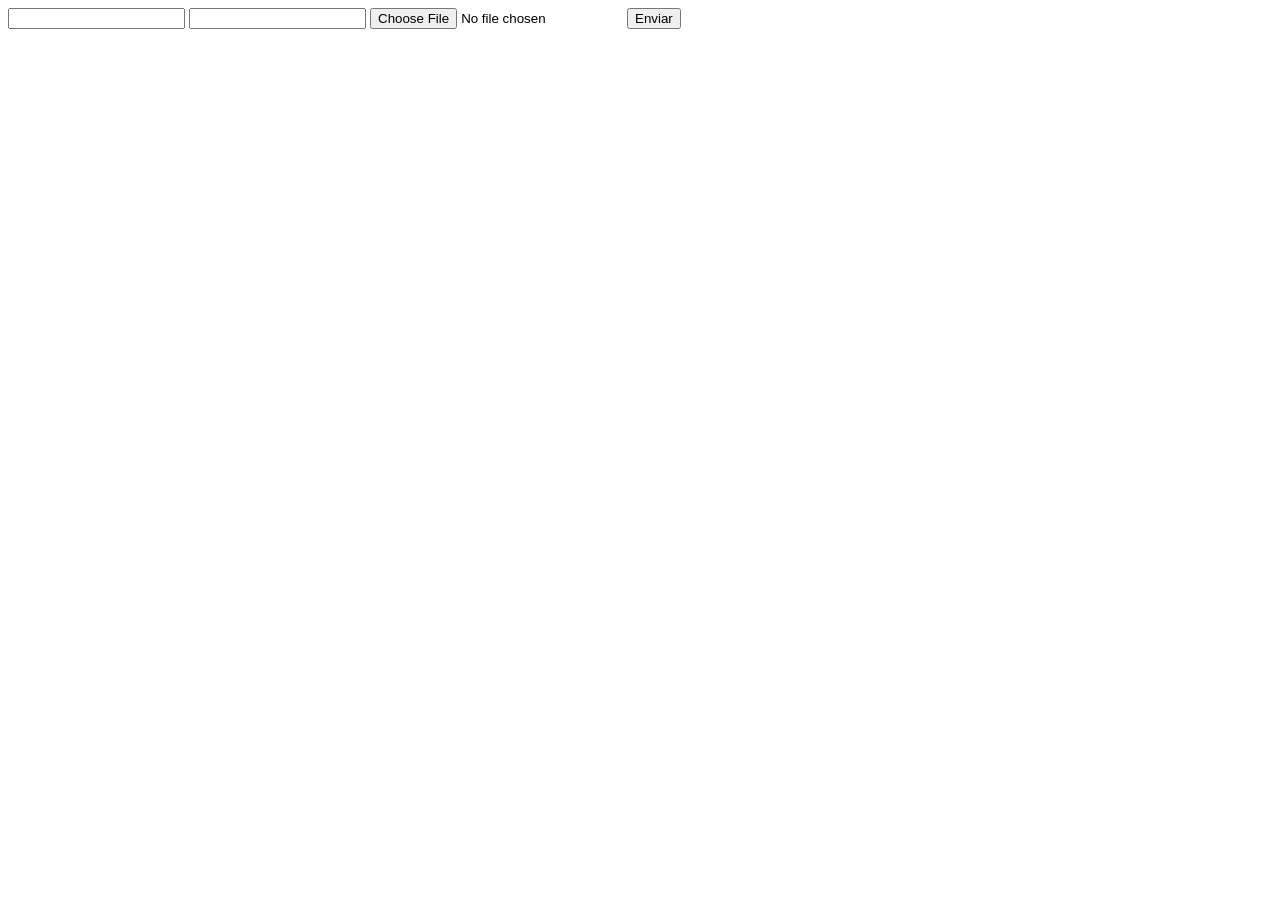
<file: site-api/DOCUMENTOS_DE_APOIO/exemplo_de_upload_de_arquivo/public/index.html>
<!DOCTYPE html>
<html lang="en">

<head>
  <meta charset="UTF-8">
  <meta http-equiv="X-UA-Compatible" content="IE=edge">
  <meta name="viewport" content="width=device-width, initial-scale=1.0">
  <title>Upload</title>
</head>

<body>

  <div>
    <input name="nome" id="nome" type="text" />
    <input name="email" id="email" type="url" />
    <input name="foto" id="foto" type="file" />
    <button onclick="enviar()">Enviar</button>
  </div>

  <div id="container"></div>
</body>

</html>

<script>
  function enviar() {
    const formData = new FormData();
    formData.append('foto', foto.files[0])
    formData.append('nome', nome.value)
    formData.append('email', email.value)

    fetch("/usuarios/cadastro", {
      method: "POST",
      body: formData
    })
      .then(res => {
        window.location = "./perfil.html"
      })
      .catch(err => {
        console.log(err);
      })
  }
</script>
</file>
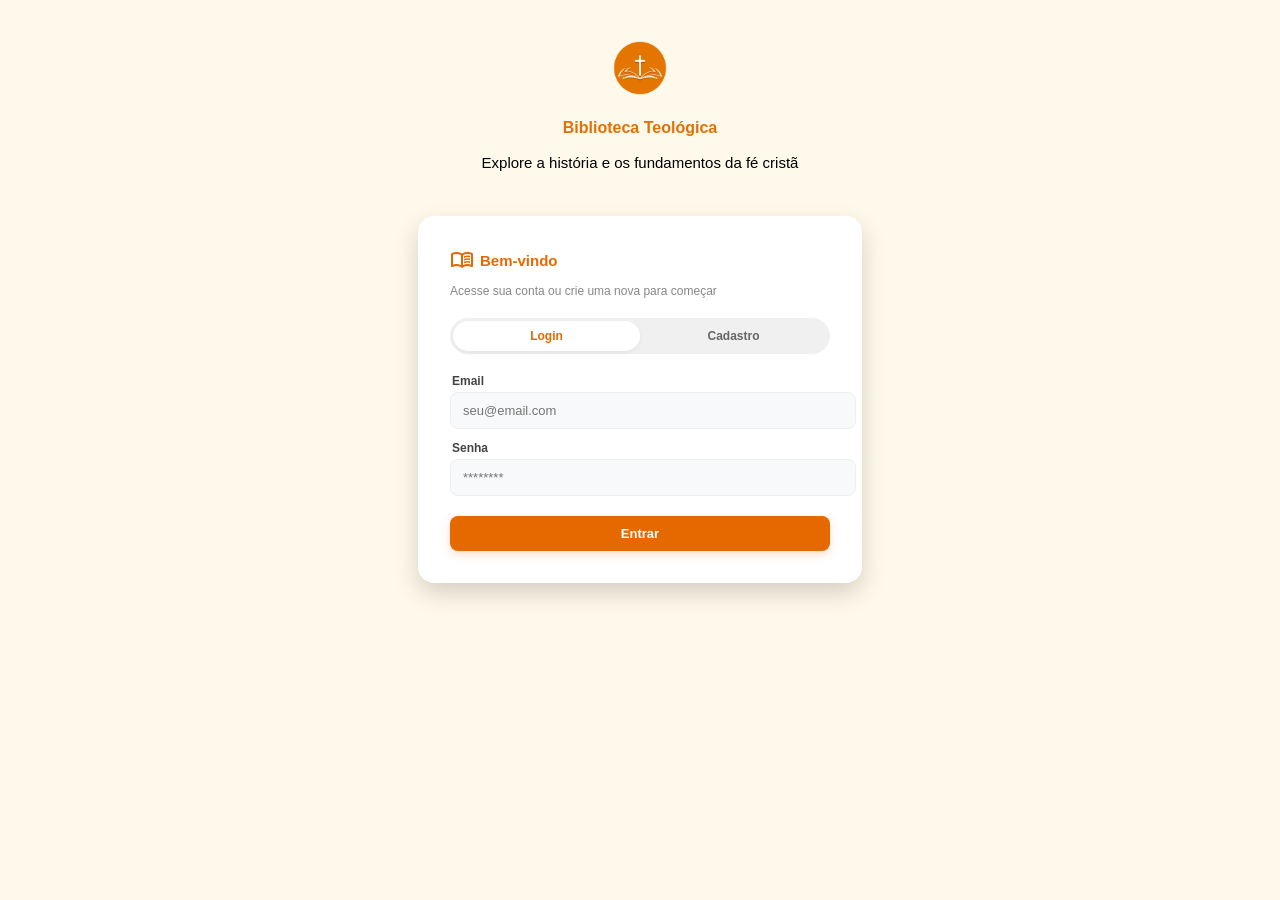
<file: cadastro.html>
<!DOCTYPE html>
<html lang="pt-BR">

<head>
    <meta charset="UTF-8">
    <meta name="viewport" content="width=device-width, initial-scale=1.0">
    <link href="https://fonts.googleapis.com/icon?family=Material+Symbols+Outlined" rel="stylesheet" />
    <title>TeoTeca - Acesso</title>

    <link rel="stylesheet" href="./src/style/cadastro.css">

</head>

<body>

    <div class="container-login">

        <div class="header-login">
            <a href="index.html"><img src="./src/img/Logo - FundoTrans.png" alt="Logo TeoTeca"></a>

            <h2>Biblioteca Teológica</h2>
            <h3>Explore a história e os fundamentos da fé cristã</h3>
        </div>

        <section class="section-login">
            <div class="titulo-card">
                <span class="material-symbols-outlined">menu_book</span>
                <span>Bem-vindo</span>
            </div>
            <p class="subtitulo-card">Acesse sua conta ou crie uma nova para começar</p>

            <div class="section-botao">
                <button id="botao-login" class="botao ativo" onclick="alternarAba('login')">Login</button>
                <button id="botao-cadastro" class="botao" onclick="alternarAba('cadastro')">Cadastro</button>
            </div>

            <div id="form-login" class="formulario">
                <div class="campo">
                    <span>Email</span>
                    <input type="email" id="email_login" placeholder="seu@email.com">
                </div>

                <div class="campo">
                    <span>Senha</span>
                    <input type="password" id="senha" placeholder="********">
                </div>

                <button class="botao-entrar" onclick="entrar()">Entrar</button>
            </div>

            <div id="form-cadastro" class="formulario" style="display: none;">
                <div class="campo">
                    <span>Nome</span>
                    <input type="text" id="nome_cad" placeholder="Seu nome completo">
                </div>

                <div class="campo">
                    <span>Email</span>
                    <input type="email" id="email_cad" placeholder="seu@email.com">
                </div>

                <div class="campo">
                    <span>Senha</span>
                    <input type="password" id="senha_cad" placeholder="********">
                </div>
                <div class="campo">
                    <span>Confirmar Senha</span>
                    <input type="password" id="confsenha_cad" placeholder="********">
                </div>

                <button class="botao-entrar" onclick="cadastrar()">Criar Conta</button>
            </div>

</body>

</html>

<script>
    function alternarAba(aba) {
        var formLogin = document.getElementById('form-login');
        var formCadastro = document.getElementById('form-cadastro');
        var botaoLogin = document.getElementById('botao-login');
        var botaoCadastro = document.getElementById('botao-cadastro');

        if (aba === 'login') {
            formLogin.style.display = 'flex';
            formCadastro.style.display = 'none';
            botaoLogin.classList.add('ativo');
            botaoCadastro.classList.remove('ativo');
        } else {
            formLogin.style.display = 'none';
            formCadastro.style.display = 'flex';
            botaoCadastro.classList.add('ativo');
            botaoLogin.classList.remove('ativo');
        }
    }
</script>


<script>
    function cadastrar() {
    // aguardar();

    //Recupere o valor da nova input pelo nome do id
    // Agora vá para o método fetch logo abaixo
    var nomeVar = nome_cad.value;
    var emailVar = email_cad.value;
    var senhaVar = senha_cad.value;
    var confirmacaoSenhaVar = confsenha_cad.value;
  

    // Verificando se há algum campo em branco
    if (
      nomeVar == "" ||
      emailVar == "" ||
      senhaVar == "" ||
      confirmacaoSenhaVar == "") {
    //   cardErro.style.display = "block";
    //   mensagem_erro.innerHTML =
    //     "(Mensagem de erro para todos os campos em branco)";

    //   finalizarAguardar();
    console.log("error")
      return false;
    } else {
    //   setInterval(sumirMensagem, 5000);
    }

    // Verificando se o código de ativação é de alguma empresa cadastrada

    // Enviando o valor da nova input
    fetch("http://127.0.0.1:3333/usuarios/cadastrar", {
      method: "POST",
      headers: {
        "Content-Type": "application/json",
      },
      body: JSON.stringify({
        // crie um atributo que recebe o valor recuperado aqui
        // Agora vá para o arquivo routes/usuario.js
        nomeServer: nomeVar,
        emailServer: emailVar,
        senhaServer: senhaVar
      }),
    })
      .then(function (resposta) {
        console.log("resposta: ", resposta);

        if (resposta.ok) {
        //   cardErro.style.display = "block";

        //   mensagem_erro.innerHTML =
        //     "Cadastro realizado com sucesso! Redirecionando para tela de Login...";
            console.log("realizado com sucesso")
          setTimeout(() => {
            // window.location = "login.html";
            alternarAba('login')
          }, "2000");

        //   limparFormulario();
        //   finalizarAguardar();
        } else {
          throw "Houve um erro ao tentar realizar o cadastro!";
        }
      })
      .catch(function (resposta) {
        console.log(`#ERRO: ${resposta}`);
        // finalizarAguardar();
      });

    return false;
  }

//   function sumirMensagem() {
//     cardErro.style.display = "none";
//   }
</script>

<script>
    function entrar() {
        
        var emailVar = email_login.value;
        var senhaVar = senha.value;

        if (emailVar == "" || senhaVar == "") {
            cardErro.style.display = "block"
            mensagem_erro.innerHTML = "(Mensagem de erro para todos os campos em branco)";
            finalizarAguardar();
            return false;
        }
        else {
            // setInterval(sumirMensagem, 5000)
        }

        console.log("FORM LOGIN: ", emailVar);
        console.log("FORM SENHA: ", senhaVar);

        fetch("http://localhost:3333/usuarios/autenticar", {
            method: "POST",
            headers: {
                "Content-Type": "application/json"
            },
            body: JSON.stringify({
                emailServer: emailVar,
                senhaServer: senhaVar
            })
        }).then(function (resposta) {
            console.log("ESTOU NO THEN DO entrar()!")

            if (resposta.ok) {
                console.log(resposta);

                resposta.json().then(json => {
                    console.log(json);
                    console.log(JSON.stringify(json));
                    sessionStorage.EMAIL_USUARIO = json.email;
                    sessionStorage.NOME_USUARIO = json.nome;
                    sessionStorage.ID_USUARIO = json.id;

                    setTimeout(function () {
                        window.location = "./quiz.html";
                    }, 1000); // apenas para exibir o loading

                });

            } else {

                console.log("Houve um erro ao tentar realizar o login!");

                resposta.text().then(texto => {
                    console.error(texto);
                    // finalizarAguardar(texto);
                });
            }

        }).catch(function (erro) {
            console.log(erro);
        })

        return false;
    }
    // function sumirMensagem() {
    //     cardErro.style.display = "none"
    // }

</script>
</file>
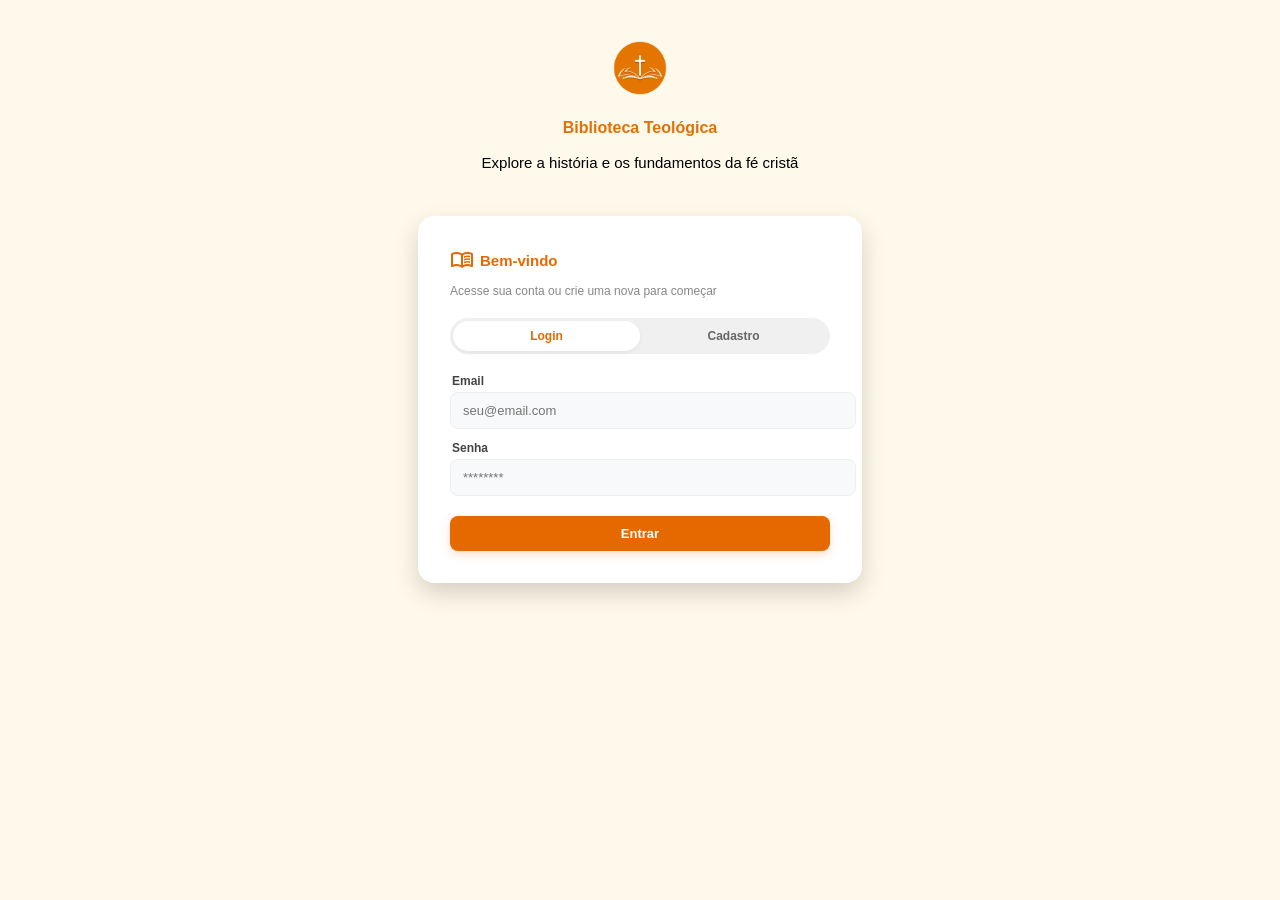
<file: site-api/public/cadastro.html>
<!DOCTYPE html>
<html lang="pt-BR">

<head>
    <meta charset="UTF-8">
    <meta name="viewport" content="width=device-width, initial-scale=1.0">
    <link href="https://fonts.googleapis.com/icon?family=Material+Symbols+Outlined" rel="stylesheet" />
    <title>TeoTeca - Acesso</title>
    <link rel="icon" href="./assets/img/Logo - FundoTrans.png">
    <link rel="stylesheet" href="./css/cadastro.css">
</head>

<body>

    <div class="container-login">

        <div class="header-login">
            <a href="index.html"><img src="./assets/img/Logo - FundoTrans.png" alt="Logo TeoTeca"></a>

            <h2>Biblioteca Teológica</h2>
            <h3>Explore a história e os fundamentos da fé cristã</h3>
        </div>

        <section class="section-login">
            <div class="titulo-card">
                <span class="material-symbols-outlined">menu_book</span>
                <span>Bem-vindo</span>
            </div>
            <p class="subtitulo-card">Acesse sua conta ou crie uma nova para começar</p>

            <div class="section-botao">
                <button id="botao-login" class="botao ativo" onclick="alternarAba('login')">Login</button>
                <button id="botao-cadastro" class="botao" onclick="alternarAba('cadastro')">Cadastro</button>
            </div>

            <div id="form-login" class="formulario">
                <div class="campo">
                    <span>Email</span>
                    <input type="email" id="email_login" placeholder="seu@email.com">
                </div>

                <div class="campo">
                    <span>Senha</span>
                    <input type="password" id="senha" placeholder="********">
                </div>

                <button class="botao-entrar" onclick="entrar()">Entrar</button>
            </div>

            <div id="form-cadastro" class="formulario" style="display: none;">
                <div class="campo">
                    <span>Nome</span>
                    <input type="text" id="nome_cad" placeholder="Seu nome completo">
                </div>

                <div class="campo">
                    <span>Email</span>
                    <input type="email" id="email_cad" placeholder="seu@email.com">
                </div>

                <div class="campo">
                    <span>Senha</span>
                    <input type="password" id="senha_cad" placeholder="********">
                </div>
                <div class="campo">
                    <span>Confirmar Senha</span>
                    <input type="password" id="confsenha_cad" placeholder="********">
                </div>

                <button class="botao-entrar" onclick="cadastrar()">Criar Conta</button>
            </div>
        </section>
    </div>

</body>

</html>

<script>
    function alternarAba(aba) {
        var formLogin = document.getElementById('form-login');
        var formCadastro = document.getElementById('form-cadastro');
        var botaoLogin = document.getElementById('botao-login');
        var botaoCadastro = document.getElementById('botao-cadastro');

        if (aba === 'login') {
            formLogin.style.display = 'flex';
            formCadastro.style.display = 'none';
            botaoLogin.classList.add('ativo');
            botaoCadastro.classList.remove('ativo');
        } else {
            formLogin.style.display = 'none';
            formCadastro.style.display = 'flex';
            botaoCadastro.classList.add('ativo');
            botaoLogin.classList.remove('ativo');
        }
    }

    function cadastrar() {
        var nomeVar = nome_cad.value;
        var emailVar = email_cad.value;
        var senhaVar = senha_cad.value;
        var confirmacaoSenhaVar = confsenha_cad.value;

        if (nomeVar == "" || emailVar == "" || senhaVar == "" || confirmacaoSenhaVar == "") {
            alert("Preencha todos os campos!");
            return false;
        }

        if (senhaVar != confirmacaoSenhaVar) {
            alert("As senhas não conferem!");
            return false;
        }

        fetch("/usuarios/cadastrar", {
            method: "POST",
            headers: {
                "Content-Type": "application/json",
            },
            body: JSON.stringify({
                nomeServer: nomeVar,
                emailServer: emailVar,
                senhaServer: senhaVar
            }),
        })
            .then(function (resposta) {
                if (resposta.ok) {
                    alert("Cadastro realizado com sucesso! Faça login.");
                    setTimeout(() => {
                        alternarAba('login');
                    }, 1000);
                } else {
                    throw "Houve um erro ao tentar realizar o cadastro!";
                }
            })
            .catch(function (resposta) {
                console.log(`#ERRO: ${resposta}`);
            });

        return false;
    }

    function entrar() {
        var emailVar = email_login.value;
        var senhaVar = senha.value;

        if (emailVar == "" || senhaVar == "") {
            alert("Preencha todos os campos!");
            return false;
        }

        fetch("/usuarios/autenticar", {
            method: "POST",
            headers: {
                "Content-Type": "application/json"
            },
            body: JSON.stringify({
                emailServer: emailVar,
                senhaServer: senhaVar
            })
        }).then(function (resposta) {
            if (resposta.ok) {
                console.log(resposta);

                resposta.json().then(json => {
                    console.log(json);
                    console.log(JSON.stringify(json));

                    var usuario = json[0] || json;

                    sessionStorage.EMAIL_USUARIO = usuario.email;
                    sessionStorage.NOME_USUARIO = usuario.nome;
                    sessionStorage.ID_USUARIO = usuario.id_Usuario;

                    setTimeout(function () {
                        window.location = "../dashboard/dashboard.html";
                    }, 1000);
                });

            } else {
                console.log("Houve um erro ao tentar realizar o login!");
                alert("Email ou senha inválidos");
                resposta.text().then(texto => {
                    console.error(texto);
                });
            }
        }).catch(function (erro) {
            console.log(erro);
        })

        return false;
    }
</script>
</file>
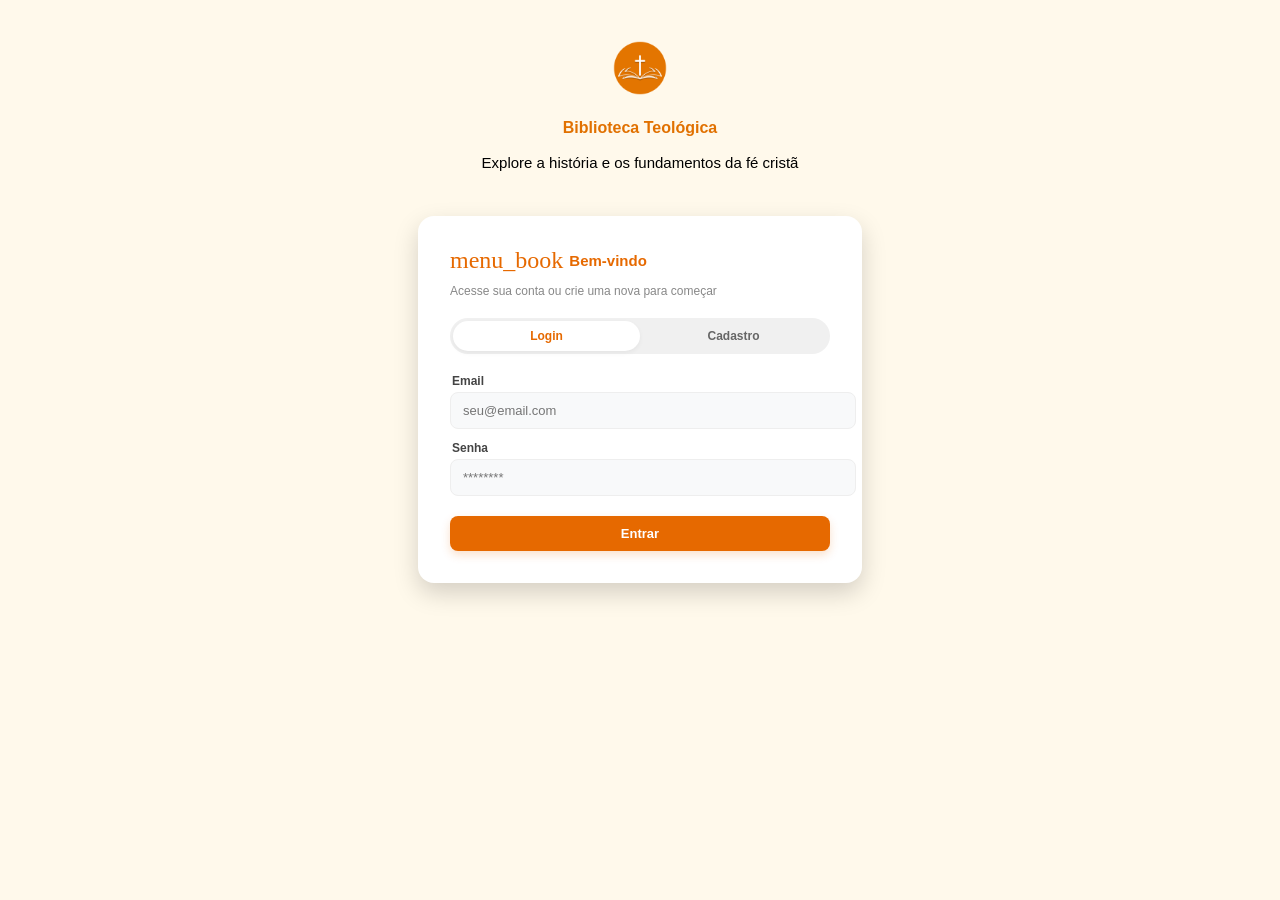
<file: site-api/public/dashboard/blog.html>
<!DOCTYPE html>
<html lang="pt-BR">

<head>
    <meta charset="UTF-8">
    <meta name="viewport" content="width=device-width, initial-scale=1.0">
    <title>TeoTeca | Quiz</title>
    <link rel="stylesheet" href="../css/blog.css">
    <link href="https://fonts.googleapis.com/icon?family=Material+Symbols+Outlined" rel="stylesheet" />
    <link rel="icon" href="../assets/img/Logo - FundoTrans.png">
</head>

<body onload="validarSessao()">

    <header>
        <div class="header-logo">
            <img src="../assets/img/Logo - FundoTrans.png" class="titulo" alt="Logo">
            <span>
                <h2>TeoTeca</h2>
                <h3>Conhecimento que edifica</h3>
            </span>
        </div>

        <nav>
            <ul>
                <li>
                    <a href="../dashboard/dashboard.html"><span
                            class="material-symbols-outlined">dashboard</span>Dashboard</a>
                </li>
                <li>
                    <a href="./quiz.html"><span class="material-symbols-outlined">neurology</span>Quiz</a>
                </li>
                <li>
                    <a href="./blog.html"><span class="material-symbols-outlined">stylus_note</span>Blog</a>
                </li>
            </ul>
        </nav>
        <div class="header-usuario">
            <span id="b_usuario">...</span>
            <button onclick="limparSessao()"><span class="material-symbols-outlined">exit_to_app</span>Sair</button>
        </div>
    </header>


    <main id="blog">
        <div class="blog-titulo">
            <h3>Artigos Recentes</h3>
            <p>Insigts e análises profundas sobre teologia e história da igreja</p>
        </div>
        <div class="blog-article">
            <article onclick="ShowBlog('post1')" class="Abrir-blog">
                <img src="../assets/img/imagem-blog1.jpeg">
                <h4>O Didaqué: Um Guia Prático para o Cristianismo do Século I</h4>
                <p>Um dos primeiros escritos atribuídos aos cristãos da Igreja primitiva recebeu o nome de “Didaqué”,
                    uma palavra de origem grega, que significa “instrução”, “doutrina”, “ensinamento”. Trata-se de um
                    escrito instrutivo que data do final do primeiro século da era cristã. Isso significa que seus
                    autores viveram num período muito próximo da escrita do Novo Testamento.</p>
            </article>
            <article onclick="ShowBlog('post2')" class="Abrir-blog">
                <img src="../assets/img/Agostinho-Hipona.jpeg">
                <h4>Agostinho de Hipona: O Pensador que Moldou o Ocidente</h4>
                <p>Santo Agostinho de Hipona (354-430 d.C.) é indiscutivelmente um dos teólogos mais influentes da
                    história cristã. Sua teologia da graça, desenvolvida em resposta às controvérsias pelagianas, moldou
                    profundamente o pensamento cristão ocidental.</p>
            </article>
            <article onclick="ShowBlog('post3')" class="Abrir-blog">
                <img src="../assets/img/Lutero-blog3.jpeg">
                <h4>As 95 Teses de Lutero: O Estopim da Reforma Protestante</h4>
                <p>Em 31 de outubro de 1517, Martinho Lutero, um monge agostiniano e professor de teologia em
                    Wittenberg, afixou (ou enviou para revisão) suas 95 Teses na porta da igreja do castelo. Este ato,
                    aparentemente acadêmico, desencadeou uma revolução religiosa que transformaria o cristianismo
                    ocidental.</p>
            </article>
        </div>

    </main>

    <section id="blog-page">
        <article id="post1" class="blog-page">
            <h2>O Didaqué: Um Guia Prático para o Cristianismo do Século I</h2>
            <p>
                O <strong>Didaqué</strong>, também conhecido como “A Instrução dos Doze Apóstolos”, é um dos documentos
                cristãos mais antigos fora do Novo Testamento. Descoberto no século XIX, ele oferece uma visão rara
                sobre
                como os seguidores de Jesus viviam sua fé nos primeiros anos após a ressurreição.
            </p>

            <h3>Um manual para discípulos</h3>
            <p>
                Diferente de tratados teológicos profundos, o Didaqué funciona como um manual simples e prático.
                Ele aborda temas como moral cristã, instruções para o batismo, o modo de celebrar a ceia do Senhor
                e a vida comunitária. É como se fosse um pequeno “catecismo” usado pelos primeiros cristãos.

            </p>

            <h3>Por que esse documento é tão importante?</h3>
            <p>
                O Didaqué nos mostra como a fé cristã era vivida antes mesmo da formação das grandes
                tradições da Igreja. Ele revela uma comunidade comprometida com a santidade, a simplicidade,
                e o amor fraterno — pilares que ainda inspiram cristãos hoje.
            </p>

            <p><em>Estudar o Didaqué é como abrir uma janela para o cristianismo em sua forma mais primitiva.
                    <a href="../assets/arquivos/DIDAQUE_-_A_Instrucao_dos_Doze_Apostolos.pdf"
                        download="DIDAQUE_-_A_Instrucao_dos_Doze_Apostolos" type="application/pdf">Baixe aqui o
                        DIDAQUÉ</a>
                </em></p>

            <img src="../assets/img/patristica-blog-didaque.jpg" width="120px">
        </article>

        <article id="post2" class="blog-page">
            <h2>Agostinho de Hipona: O Pensador que Moldou o Ocidente</h2>

            <p>
                Poucos nomes na história da igreja têm tanto peso quanto <strong>Agostinho</strong>. Bispo de Hipona.
                teólogo brilhante e autor de obras como Confissões e A Cidade de Deus, ele influenciou profundamente
                a teologia, a filosofia e até a política ocidental.
            </p>

            <h3>Uma jornada de transformação</h3>
            <p>
                Antes de se tornar cristão, Agostinho viveu uma vida marcada pela busca de prazer e conhecimento.
                Sua conversão dramática — descrita em suas <em>Confissões</em> — mostra como ele encontrou em Cristo
                o sentido que buscou por tantos anos.
            </p>

            <h3>Suas principais contribuições</h3>
            <p>
                A doutrina da graça e a luta contra o pelagianismo<br>
                Uma visão profunda sobre a natureza humana e o pecado<br>
                Reflexões filosóficas sobre o tempo e a realidade<br>
                Uma defesa brilhante da fé cristã em tempos de crise
            </p>

            <p>
                Até hoje, cristãos, filósofos e historiadores reconhecem Agostinho como uma das mentes mais importantes
                de todos os tempos.
            </p>

            <img src="../assets/img/Agostinho-blog-img.jpg" width="120px">
        </article>

        <article id="post3" class="blog-page">
            <h2>As 95 Teses de Lutero: O Estopim da Reforma Protestante</h2>

            <p>
                Em 1517, Martinho Lutero afixou suas famosas <strong>95 Teses</strong> em Wittenberg, criticando abusos
                da Igreja medieval. Esse ato marcou o início da Reforma Protestante, um dos movimentos mais
                transformadores
                da história.
            </p>

            <h3>O que Lutero realmente queria?</h3>
            <p>
                Lutero não pretendia dividir a Igreja, mas chamar a atenção para práticas que considerava contrárias
                ao evangelho — como a venda de indulgências. Sua intenção era promover arrependimento e uma volta às
                Escrituras como autoridade máxima da fé.
            </p>

            <h3>As consequências da Reforma</h3>
            <p>
                A Reforma rapidamente se espalhou pela Europa, originando diversas tradições protestantes. Ela também
                influenciou áreas como educação, política, tradução bíblica e liberdade religiosa.
            </p>

            <p>
                <em>Hoje, cristãos de várias denominações reconhecem a importância desse movimento para o
                    desenvolvimento
                    da fé cristã.</em>
            </p>

            <img src="../assets/img/lutero-blog-img.jpeg" width="120px">

        </article>

    </section>

</body>

<script>
    function validarSessao() {
        var nome = sessionStorage.NOME_USUARIO
        if (nome) document.getElementById("b_usuario").innerHTML = "Olá, " + nome
        else window.location = "../cadastro.html"
    }

    function limparSessao() {
        sessionStorage.clear()
        window.location = "../index.html"
    }
    var blogPage = document.getElementById("blog-page")
    var main = document.getElementById("blog")

    // var ShowBlog = (blogIndex) => {
    //     var blog = document.getElementById(blogIndex)
    //     blogPage.style.display = "flex"
    //     blog.style.display = "flex"
    //     main.style.display = "none"
    // }

    // var HiddenBlog = () => {
    //     blogPage.style.display = "none"
    //     main.style.display = "flex"
    // }

    function ShowBlog(blogIndex) {
        var blog = document.getElementById(blogIndex)
        blogPage.style.display = "flex"
        blog.style.display = "flex"
        main.style.display = "none"
    }

    function HiddenBlog(blogIndex) {
        blogPage.style.display = "none"
        main.style.display = "flex"
    }


</script>
</file>
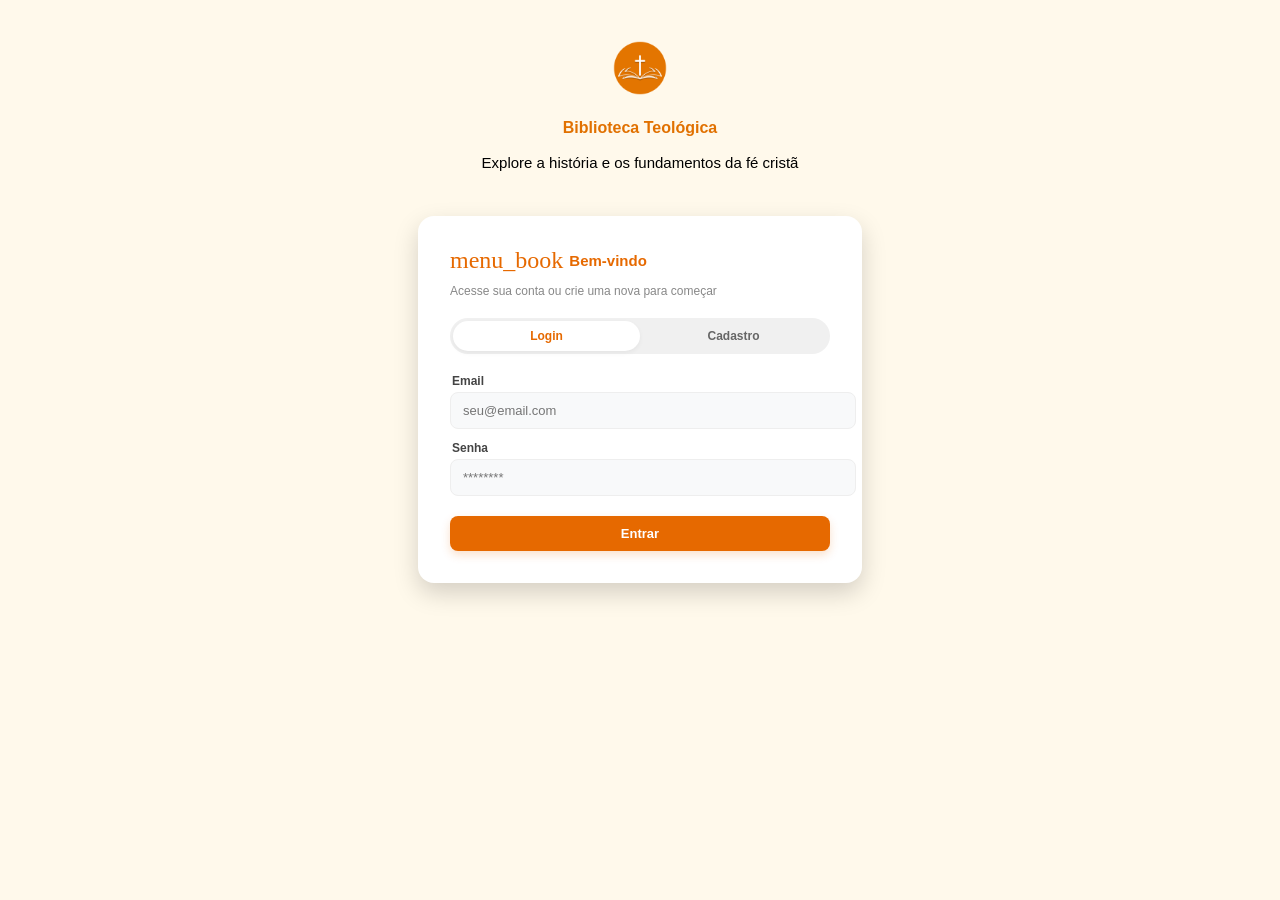
<file: site-api/public/dashboard/quiz.html>
<!DOCTYPE html>
<html lang="pt-BR">

<head>
    <meta charset="UTF-8">
    <meta name="viewport" content="width=device-width, initial-scale=1.0">
    <title>TeoTeca | Quiz</title>
    <link rel="stylesheet" href="../css/quiz.css">
    <link href="https://fonts.googleapis.com/icon?family=Material+Symbols+Outlined" rel="stylesheet" />
    <link rel="icon" href="../assets/img/Logo - FundoTrans.png">
</head>

<body onload="validarSessao()">

    <header>
        <div class="header-logo">
            <img src="../assets/img/Logo - FundoTrans.png" class="titulo" alt="Logo">
            <span>
                <h2>TeoTeca</h2>
                <h3>Conhecimento que edifica</h3>
            </span>
        </div>

        <nav>
            <ul>
                <li>
                    <a href="../dashboard/dashboard.html"><span
                            class="material-symbols-outlined">dashboard</span>Dashboard</a>
                </li>
                <li>
                    <a href="./quiz.html"><span class="material-symbols-outlined">neurology</span>Quiz</a>
                </li>
                <li>
                    <a href="./blog.html"><span class="material-symbols-outlined">stylus_note</span>Blog</a>
                </li>
            </ul>
        </nav>
        <div class="header-usuario">
            <span id="b_usuario">...</span>
            <button onclick="limparSessao()"><span class="material-symbols-outlined">exit_to_app</span>Sair</button>
        </div>
    </header>

    <main id="pontuacaoEJogo">
        <div id="div_iniciarQuiz">
            <img src="../assets/img/Icon 2 - sobre.png">
            <h3>
                Quiz de Teologia
            </h3>
            <p>Teste seus conhecimentos sobre os pais da Igreja e o estopim da Reforma Protestante</p>
            <button id="btnIniciarQuiz" onclick="iniciarQuiz()">INICIAR QUIZ</button>
        </div>


        <div id="pontuacao" style="display: none;">
            <div>
                <span>Acertos: <span id="spanCertas">0</span></span>
                <span>Erros: <span id="spanErradas">0</span></span>
            </div>
            <div id="pontuacaoFinalJogo" style="display: none;">
                <span>Pontuação Final: <span id="spanPontuacaoFinal">***</span></span>
                <span id="msgFinal">***</span>
            </div>
        </div>

        <div id="jogo" style="display: none;">

            <div id="infoQuestao">
                <span>Questão <span id="spanNumeroDaQuestaoAtual"></span> de <span id="qtdQuestoes"></span></span>
            </div>

            <div id="perguntaDaQuestaoAtual">
                <h3 id="spanQuestaoExibida">...</h3>
            </div>

            <div id="opcoes"></div>

            <div id="botoes">
                <button onclick="submeter()" id="btnSubmeter">Confirmar</button>
                <button onclick="avancar()" id="btnProx" disabled>Próxima</button>
            </div>
        </div>
        <button onclick="location.reload()" id="btnTentarNovamente" style="display: none;">Tentar
                    Novamente</button>

    </main>

</body>

</html>

<script>
    var listaPerguntas = []
    var numeroDaQuestaoAtual = 0
    var pontuacaoFinal = 0
    var certas = 0
    var erradas = 0

    function validarSessao() {
        var nome = sessionStorage.NOME_USUARIO
        if (nome) document.getElementById("b_usuario").innerHTML = "Olá, " + nome
        else window.location = "../cadastro.html"
    }

    function limparSessao() {
        sessionStorage.clear()
        window.location = "../index.html"
    }

    function iniciarQuiz() {

        fetch("/quiz/perguntas/1")
            .then(function (resposta) {
                if (resposta.ok) {
                    resposta.json().then(function (json) {
                        listaPerguntas = json
                        comecarJogoRealmente()
                    })
                } else {
                    alert("Erro ao carregar perguntas")
                }
            })
    }

    function comecarJogoRealmente() {
        document.getElementById('div_iniciarQuiz').style.display = "none"
        document.getElementById('pontuacao').style.display = "flex"
        document.getElementById('jogo').style.display = "block"

        document.getElementById('qtdQuestoes').innerHTML = listaPerguntas.length
        preencherHTMLcomQuestaoAtual(0)
    }

    function preencherHTMLcomQuestaoAtual(index) {
        var questaoAtual = listaPerguntas[index]
        numeroDaQuestaoAtual = index

        document.getElementById("spanNumeroDaQuestaoAtual").innerHTML = index + 1
        document.getElementById("spanQuestaoExibida").innerHTML = questaoAtual.pergunta

        var containerOpcoes = document.getElementById("opcoes")
        containerOpcoes.innerHTML = ""

        var letras = ['alternativaA', 'alternativaB', 'alternativaC', 'alternativaD']
        for (var i = 0; i < letras.length; i++) {
            var chave = letras[i]
            containerOpcoes.innerHTML += `
                <div>
                    <input type="radio" name="option" value="${chave}" id="opt_${chave}">
                    <label for="opt_${chave}" id="lbl_${chave}">${questaoAtual[chave]}</label>
                </div>
            `
        }

        document.getElementById("btnSubmeter").disabled = false
        document.getElementById("btnProx").disabled = true
    }

    function submeter() {
        var opcoes = document.getElementsByName("option")
        var selecionada = null

        for (var i = 0; i < opcoes.length; i++) {
            if (opcoes[i].checked) selecionada = opcoes[i].value
        }

        if (!selecionada) {
            alert("Escolha uma opção!")
            return
        }

        var correta = listaPerguntas[numeroDaQuestaoAtual].alternativaCorreta

        if (selecionada == correta) {
            pontuacaoFinal++
            certas++
            document.getElementById("spanCertas").innerHTML = certas
            document.getElementById(`lbl_${selecionada}`).style.color = "green"
            document.getElementById(`lbl_${selecionada}`).style.fontWeight = "bold"
        } else {
            erradas++
            document.getElementById("spanErradas").innerHTML = erradas
            document.getElementById(`lbl_${selecionada}`).style.color = "red"
            document.getElementById(`lbl_${correta}`).style.color = "green"
            document.getElementById(`lbl_${correta}`).style.fontWeight = "bold"
        }

        for (var i = 0; i < opcoes.length; i++) opcoes[i].disabled = true

        document.getElementById("btnSubmeter").disabled = true
        document.getElementById("btnProx").disabled = false
    }


    function avancar() {
        if (numeroDaQuestaoAtual < listaPerguntas.length - 1) {
            preencherHTMLcomQuestaoAtual(numeroDaQuestaoAtual + 1)
        } else {
            finalizarJogo()
        }
    }

    function finalizarJogo() {
        document.getElementById("jogo").style.display = "none"
        document.getElementById("pontuacaoFinalJogo").style.display = "block"

        document.getElementById("spanPontuacaoFinal").innerHTML = pontuacaoFinal + "/" + listaPerguntas.length

        var msg = pontuacaoFinal > 3 ? "Parabéns!" : "Estude mais!"
        document.getElementById("msgFinal").innerHTML = msg

        document.getElementById("btnTentarNovamente").style.display = "flex"

        fetch("/quiz/quiz", {
            method: "POST",
            headers: { "Content-Type": "application/json" },
            body: JSON.stringify({
                id_Usuario: sessionStorage.ID_USUARIO,
                id_Formulario: 1,
                pontuacao: pontuacaoFinal
            })
        }).then(res => { if (res.ok) console.log("Salvo") })
    }
</script>
</file>
<file: src/style/cadastro.css>
:root {
    --cor00: #1C1917;
    --cor01: #E66900;
    --cor02: #E17100;
    --cor03: #FEE993;
    --cor04: #FFF9EB;
}

body {
    display: flex;
    justify-content: center;
    align-items: center;
    font-family: 'Segoe UI', sans-serif;
    background-color: var(--cor04);
}

/* Container geral do cadastro/login */

.container-login {
    display: flex;
    flex-direction: column;
    align-items: center;
    width: 100%;
    max-width: 380px;
    padding: 15px;
    gap: 15px;
}

/* Inicio do Cabeçalho */
.header-login {
    text-align: center;
    display: flex;
    flex-direction: column;
    align-items: center;
    gap: 2px;
    margin-bottom: 15px;

    & img {
        width: 90px;
        height: 90px;
        margin-bottom: 0;
    }

    & h3{
        /* border: 2px solid red; */
        font-size: 15px;
        font-weight: 300;
    }


    & h2 {
        font-size: 16px;
        font-weight: 600;
        margin: 0;
        color: var(--cor02)
    }
}

/* Fim do Cabeçalho */

/*Inicio do Titulo do Formulário */

.section-login {
    background-color: white;
    width: 100%;
    padding: 2rem;
    border: none;
    border-radius: 16px;
    box-shadow: 0 10px 25px rgba(0, 0, 0, 0.17);
}

.titulo-card {
    /* border: 2px solid red; */
    display: flex;
    align-items: center;
    gap: 6px;
    color: var(--cor01);
    font-weight: bold;
    font-size: 15px;
    margin-bottom: 4px;
}

.subtitulo-card {
    font-size: 12px;
    color: #888;
    margin-bottom: 20px;
}


/* Estilização dos botões moveis */
.section-botao {
    /* border: 2px solid red; */
    background-color: #f0f0f0;
    padding: 3px;
    border-radius: 50px;
    display: flex;
    margin-bottom: 20px;

    & .botao {
        flex: 1;
        padding: 8px;
        border: none;
        border-radius: 50px;
        background: transparent;
        color: #666;
        font-weight: 600;
        font-size: 12px;
        cursor: pointer;
        transition: 0.3s;
    }

    & .ativo {
        background-color: white;
        color: var(--cor01);
        box-shadow: 0 2px 5px rgba(0, 0, 0, 0.05);
    }

}

/* Inicio da Estilização dos Inputs*/
.formulario {
    display: flex;
    flex-direction: column;
    gap: 12px;
}

.campo {
    display: flex;
    flex-direction: column;
    gap: 4px;

    & span {
        font-size: 12px;
        font-weight: 600;
        color: #444;
        margin-left: 2px;
    }

}

input {
    /* border: 2px solid red; */
    background-color: #f8f9fa;
    border: 1px solid #eee;
    padding: 10px 12px;
    border-radius: 8px;
    font-size: 13px;
    color: #3f3f3f83;
    width: 100%;
    transition: 0.2s;
}

input:focus {
    background-color: white;
    border-color: var(--cor03);
    box-shadow: 0 0 0 3px rgba(254, 233, 147, 0.3);
}

/* Botão de Entrada */

.botao-entrar {
    background-color: var(--cor01);
    color: white;
    border: none;
    padding: 10px;
    border-radius: 8px;
    font-weight: bold;
    font-size: 13px;
    cursor: pointer;
    margin-top: 8px;
    width: 100%;
    transition: 0.2s;
    box-shadow: 0 4px 10px rgba(230, 105, 0, 0.2);
}

.btn-entrar:hover {
    background-color: var(--cor02);
    transform: translateY(-1px);
}
</file>
<file: site-api/public/css/cadastro.css>
:root {
    --cor00: #1C1917;
    --cor01: #E66900;
    --cor02: #E17100;
    --cor03: #FEE993;
    --cor04: #FFF9EB;
}

body {
    display: flex;
    justify-content: center;
    align-items: center;
    font-family: 'Segoe UI', sans-serif;
    background-color: var(--cor04);
}

/* Container geral do cadastro/login */

.container-login {
    display: flex;
    flex-direction: column;
    align-items: center;
    width: 100%;
    max-width: 380px;
    padding: 15px;
    gap: 15px;
}

/* Inicio do Cabeçalho */
.header-login {
    text-align: center;
    display: flex;
    flex-direction: column;
    align-items: center;
    gap: 2px;
    margin-bottom: 15px;

    & img {
        width: 90px;
        height: 90px;
        margin-bottom: 0;
    }

    & h3{
        /* border: 2px solid red; */
        font-size: 15px;
        font-weight: 300;
    }


    & h2 {
        font-size: 16px;
        font-weight: 600;
        margin: 0;
        color: var(--cor02)
    }
}

/* Fim do Cabeçalho */

/*Inicio do Titulo do Formulário */

.section-login {
    background-color: white;
    width: 100%;
    padding: 2rem;
    border: none;
    border-radius: 16px;
    box-shadow: 0 10px 25px rgba(0, 0, 0, 0.17);
}

.titulo-card {
    /* border: 2px solid red; */
    display: flex;
    align-items: center;
    gap: 6px;
    color: var(--cor01);
    font-weight: bold;
    font-size: 15px;
    margin-bottom: 4px;
}

.subtitulo-card {
    font-size: 12px;
    color: #888;
    margin-bottom: 20px;
}


/* Estilização dos botões moveis */
.section-botao {
    /* border: 2px solid red; */
    background-color: #f0f0f0;
    padding: 3px;
    border-radius: 50px;
    display: flex;
    margin-bottom: 20px;

    & .botao {
        flex: 1;
        padding: 8px;
        border: none;
        border-radius: 50px;
        background: transparent;
        color: #666;
        font-weight: 600;
        font-size: 12px;
        cursor: pointer;
        transition: 0.3s;
    }

    & .ativo {
        background-color: white;
        color: var(--cor01);
        box-shadow: 0 2px 5px rgba(0, 0, 0, 0.05);
    }

}

/* Inicio da Estilização dos Inputs*/
.formulario {
    display: flex;
    flex-direction: column;
    gap: 12px;
}

.campo {
    display: flex;
    flex-direction: column;
    gap: 4px;

    & span {
        font-size: 12px;
        font-weight: 600;
        color: #444;
        margin-left: 2px;
    }

}

input {
    /* border: 2px solid red; */
    background-color: #f8f9fa;
    border: 1px solid #eee;
    padding: 10px 12px;
    border-radius: 8px;
    font-size: 13px;
    color: #3f3f3f83;
    width: 100%;
    transition: 0.2s;
}

input:focus {
    background-color: white;
    border-color: var(--cor03);
    box-shadow: 0 0 0 3px rgba(254, 233, 147, 0.3);
}

/* Botão de Entrada */

.botao-entrar {
    background-color: var(--cor01);
    color: white;
    border: none;
    padding: 10px;
    border-radius: 8px;
    font-weight: bold;
    font-size: 13px;
    cursor: pointer;
    margin-top: 8px;
    width: 100%;
    transition: 0.2s;
    box-shadow: 0 4px 10px rgba(230, 105, 0, 0.2);
}

.btn-entrar:hover {
    background-color: var(--cor02);
    transform: translateY(-1px);
}
</file>
<file: site-api/public/css/blog.css>
* {
    margin: 0;
    padding: 0;
    box-sizing: border-box;
    scroll-behavior: smooth;
}

:root {
    --cor00: #1C1917;
    --cor01: #E66900;
    --cor02: #E17100;
    --cor03: #FEE993;
    --cor04: #FFF9EB;
}

button {
    display: flex;
    justify-content: center;
    align-items: center;
    border: none;
    background: none;
    cursor: pointer;
}

body {
    display: flex;
    flex-direction: column;
    font-family: 'Segoe UI', sans-serif;
    height: 100vh;
}

img {
    width: 30px;
}

body>header {
    /* border: 2px solid red; */
    display: flex;
    justify-content: space-between;
    align-items: center;
    padding: 5px 70px;
    border-bottom: 2px solid var(--cor03);
}

.header-logo {
    display: flex;
    align-items: center;
    /* border: 2px solid red; */
    gap: 4px;
}

.header-logo img {
    width: 50px;
    height: 50px;
    /* border: 2px solid orange; */
}

.header-logo h2 {
    font-size: 16px;
    color: var(--cor01);
    font-weight: 50;
    /* border: 2px solid yellow; */
}

.header-logo h3 {
    font-size: 12px;
    color: var(--cor00);
    font-weight: 40;
    /* border: 2px solid green; */
}

header nav {
    /* border: 2px solid palevioletred; */
    display: flex;
    justify-content: center;
}

header nav ul {
    display: flex;
    gap: 15px;
}

header nav li {
    list-style: none;

    & a {
        display: flex;
        align-items: center;
        gap: 3px;
        text-decoration: none;
        padding: 5px 6px;
        border-radius: 5px;
        color: #1C1917;
    }

    & a:hover {
        background-color: rgba(0, 0, 0, 0.101);
    }

    & span {
        color: #E17100;
    }
}

.header-usuario {
    display: flex;
    gap: 20px;
    align-items: center;

    & button {
        border: 2px solid var(--cor02);
        background-color: var(--cor02);
        color: white;
        font-size: 12px;
        font-weight: 500;
        padding: 5px 10px;
        border-radius: 5px;
        gap: 5px;
    }

    & button:hover {
        background-color: #c0660c;
        border-color: #c0660c;
    }
}

#blog {
    /* border: 2px solid red; */
    display: flex;
    flex-direction: column;
    gap: 2rem;
    padding: 3rem;
}

.blog-titulo {
    /* border: 2px solid red; */
    width: 100%;
    text-align: center;
    margin-top: 1.5rem;
    margin-bottom: 1.5rem;
}

.blog-article {
    display: flex;
    justify-content: center;
    gap: 2rem;
    flex-wrap: wrap;

    & article {
        display: flex;
        flex-direction: column;
        background: white;
        border: 2px solid var(--cor03);
        border-radius: 12px;
        overflow: hidden;
        width: 360px;
        cursor: pointer;
        transition: 0.2s ease;
    }

    & img {
        width: 100%;
        height: 200px;
        object-fit: cover;
        object-position: center top;
    }

    & h4,
    p {
        margin-top: 12px;
        padding: 0 15px;
        padding-bottom: 15px;
    }
}

.blog-botao {
    display: flex;
    justify-content: center;
    width: 100%;


    & button {
        border: 2px solid var(--cor02);
        gap: 5px;
        align-items: center;
        font-size: 12px;
        font-weight: 100;
        padding: 5px 10px;
        border-radius: 5px;
    }

    & button:hover {
        background-color: rgba(255, 255, 0, 0.174);
    }
}

.blog-page {
    /* border: 2px solid red; */
    display: none;
    flex-direction: column;
    background-color: white;
    border: none;
    box-shadow: 0 4px 20px var(--cor03);
    border-radius: 12px;

    max-width: 800px;
    margin: 4rem auto;
    padding: 4rem;
    gap: 1.5rem;

    & h2 {
        color: var(--cor00);
        font-size: 2.8rem;
        font-weight: 700;
        line-height: 1.1;
        margin-bottom: 1rem;
    }

    & h3 {
        color: var(--cor01);
        font-size: 1.5rem;
        font-weight: 500;
        margin-top: 2rem;
        margin-bottom: 0.5rem;
    }

    & p {
        font-size: 1.15rem;
        line-height: 1.8;
        color: var(--cor00);
        margin-bottom: 1rem;
    }

    & img {
        width: 100%;
        max-height: 400px;
        object-fit: cover;
        border-radius: 12px;
        margin: 2rem 0;
        display: block;
        box-shadow: 0 4px 12px rgba(0, 0, 0, 0.1);
    }

    & p strong {
        color: var(--cor01);
        font-weight: 700;
    }

    & p em {
        color: #666;
        font-family: serif;
        font-size: 1.2rem;
        display: block;
        border-left: 4px solid var(--cor03);
        padding-left: 15px;
        margin: 2rem 0;

        & a {
            text-decoration: none;
            color: var(--cor01);
        }
    }
}
</file>
<file: site-api/public/css/quiz.css>
* {
    margin: 0;
    padding: 0;
    box-sizing: border-box;
    scroll-behavior: smooth;
}

:root {
    --cor00: #1C1917;
    --cor01: #E66900;
    --cor02: #E17100;
    --cor03: #FEE993;
    --cor04: #FFF9EB;
}

button {
    display: flex;
    justify-content: center;
    align-items: center;
    border: none;
    background: none;
    cursor: pointer;
}

body {
    display: flex;
    flex-direction: column;
    font-family: 'Segoe UI', sans-serif;
    height: 100vh;
}

img {
    width: 30px;
}

body>header {
    /* border: 2px solid red; */
    display: flex;
    justify-content: space-between;
    align-items: center;
    padding: 5px 70px;
    border-bottom: 2px solid var(--cor03);
}

.header-logo {
    display: flex;
    align-items: center;
    /* border: 2px solid red; */
    gap: 4px;
}

.header-logo img {
    width: 50px;
    height: 50px;
    /* border: 2px solid orange; */
}

.header-logo h2 {
    font-size: 16px;
    color: var(--cor01);
    font-weight: 50;
    /* border: 2px solid yellow; */
}

.header-logo h3 {
    font-size: 12px;
    color: var(--cor00);
    font-weight: 40;
    /* border: 2px solid green; */
}

header nav {
    /* border: 2px solid palevioletred; */
    display: flex;
    justify-content: center;
}

header nav ul {
    display: flex;
    gap: 15px;
}

header nav li {
    list-style: none;

    & a {
        display: flex;
        align-items: center;
        gap: 3px;
        text-decoration: none;
        padding: 5px 6px;
        border-radius: 5px;
        color: #1C1917;
    }

    & a:hover {
        background-color: rgba(0, 0, 0, 0.101);
    }

    & span {
        color: #E17100;
    }
}

.header-usuario {
    display: flex;
    gap: 20px;
    align-items: center;

    & button {
        border: 2px solid var(--cor02);
        background-color: var(--cor02);
        color: white;
        font-size: 12px;
        font-weight: 500;
        padding: 5px 10px;
        border-radius: 5px;
        gap: 5px;
    }

    & button:hover {
        background-color: #c0660c;
        border-color: #c0660c;
    }
}

main {
    display: flex;
    flex-direction: column;
    justify-content: center;
    padding: 50px;
    height: 100%;
    align-items: center;

    & #div_iniciarQuiz {
        border: 2px solid rgb(255, 60, 255);
        border-radius: 12px;
        display: flex;
        justify-content: center;
        flex-direction: column;
        align-items: center;
        gap: 50px;
        padding: 30px;
        background-color: #b13cff14;


        & img {
            width: 60px;
            border-radius: 100px;
        }

        & #btnIniciarQuiz {
            height: fit-content;
            border: 3px solid #b13cffd1;
            border-radius: 7px;
            padding: 10px;
            width: 100%;
            background-color: #b13cffd1;
            color: white;

        }
    }


}
</file>
